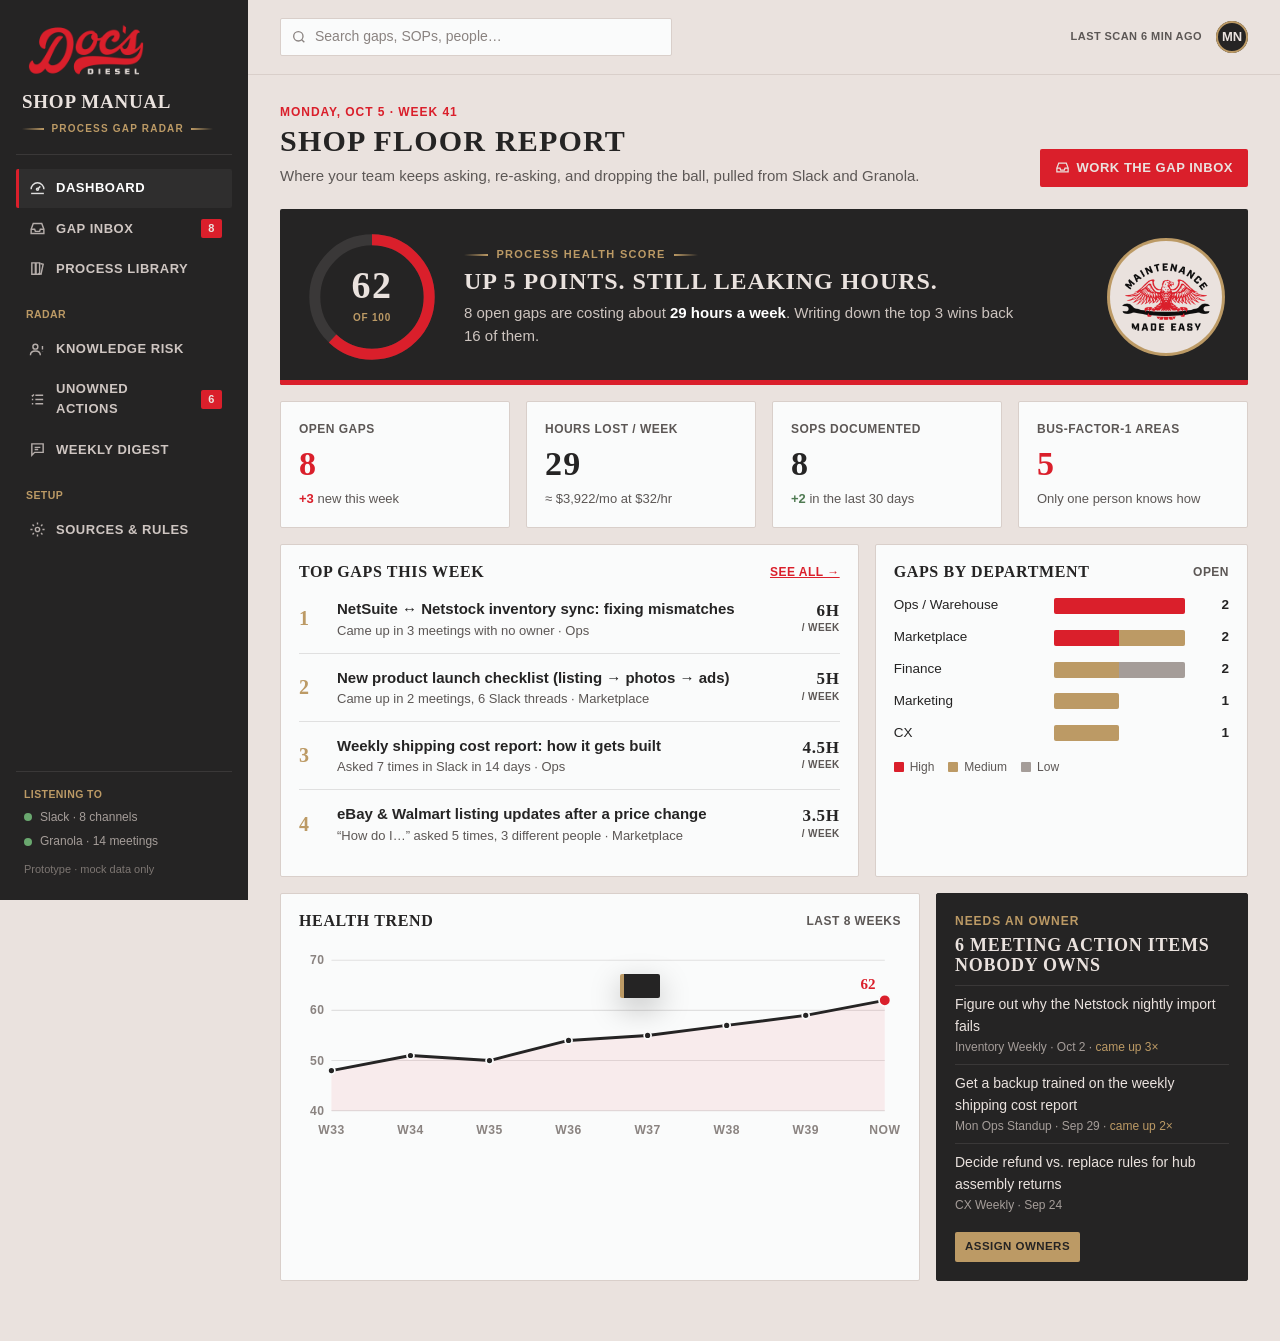
<file: index.html>
<!doctype html>
<html lang="en">
<head>
  <meta charset="utf-8">
  <meta name="viewport" content="width=device-width, initial-scale=1">
  <title>Shop Manual · Process Gap Radar · Doc's Diesel (prototype)</title>
  <link rel="icon" href="assets/monogram-hex.png">
  <link rel="stylesheet" href="styles.css">
</head>
<body>
  <div class="app">
    <aside class="side">
      <div class="brand">
        <img src="assets/logo-primary.png" alt="Doc's Diesel">
        <div class="app-name">Shop Manual</div>
        <div class="descriptor" style="justify-content:flex-start">Process Gap Radar</div>
      </div>
      <nav class="nav" id="nav"></nav>
      <div class="side-foot">
        <div class="lbl" style="color:var(--gold);font-size:10.5px">Listening to</div>
        <div class="src"><span class="dot"></span>Slack · 8 channels</div>
        <div class="src"><span class="dot"></span>Granola · 14 meetings</div>
        <div style="margin-top:10px;font-size:11px;color:#7d7672">Prototype · mock data only</div>
      </div>
    </aside>
    <div class="main">
      <header class="mobile-head">
        <div class="mh-row"><img src="assets/logo-primary.png" alt="Doc's Diesel"><div class="app-name">Shop Manual<small>PROCESS GAP RADAR</small></div><span class="avatar sm">MN</span></div>
        <nav class="mnav" id="mnav"></nav>
      </header>
      <header class="topbar">
        <div class="search"><svg viewBox="0 0 24 24" width="16" height="16" fill="none" stroke="currentColor" stroke-width="2"><circle cx="11" cy="11" r="7"/><path d="M20 20l-4-4"/></svg>Search gaps, SOPs, people…</div>
        <div class="spacer"></div>
        <span class="lbl muted" style="font-size:11px">Last scan 6 min ago</span>
        <span class="avatar">MN</span>
      </header>
      <main class="content" id="content"></main>
    </div>
  </div>
  <div class="overlay" id="overlay"><div class="modal" id="modal"></div></div>
  <div class="toast" id="toast"></div>
  <script src="data.js"></script>
  <script src="app.js"></script>
</body>
</html>
</file>
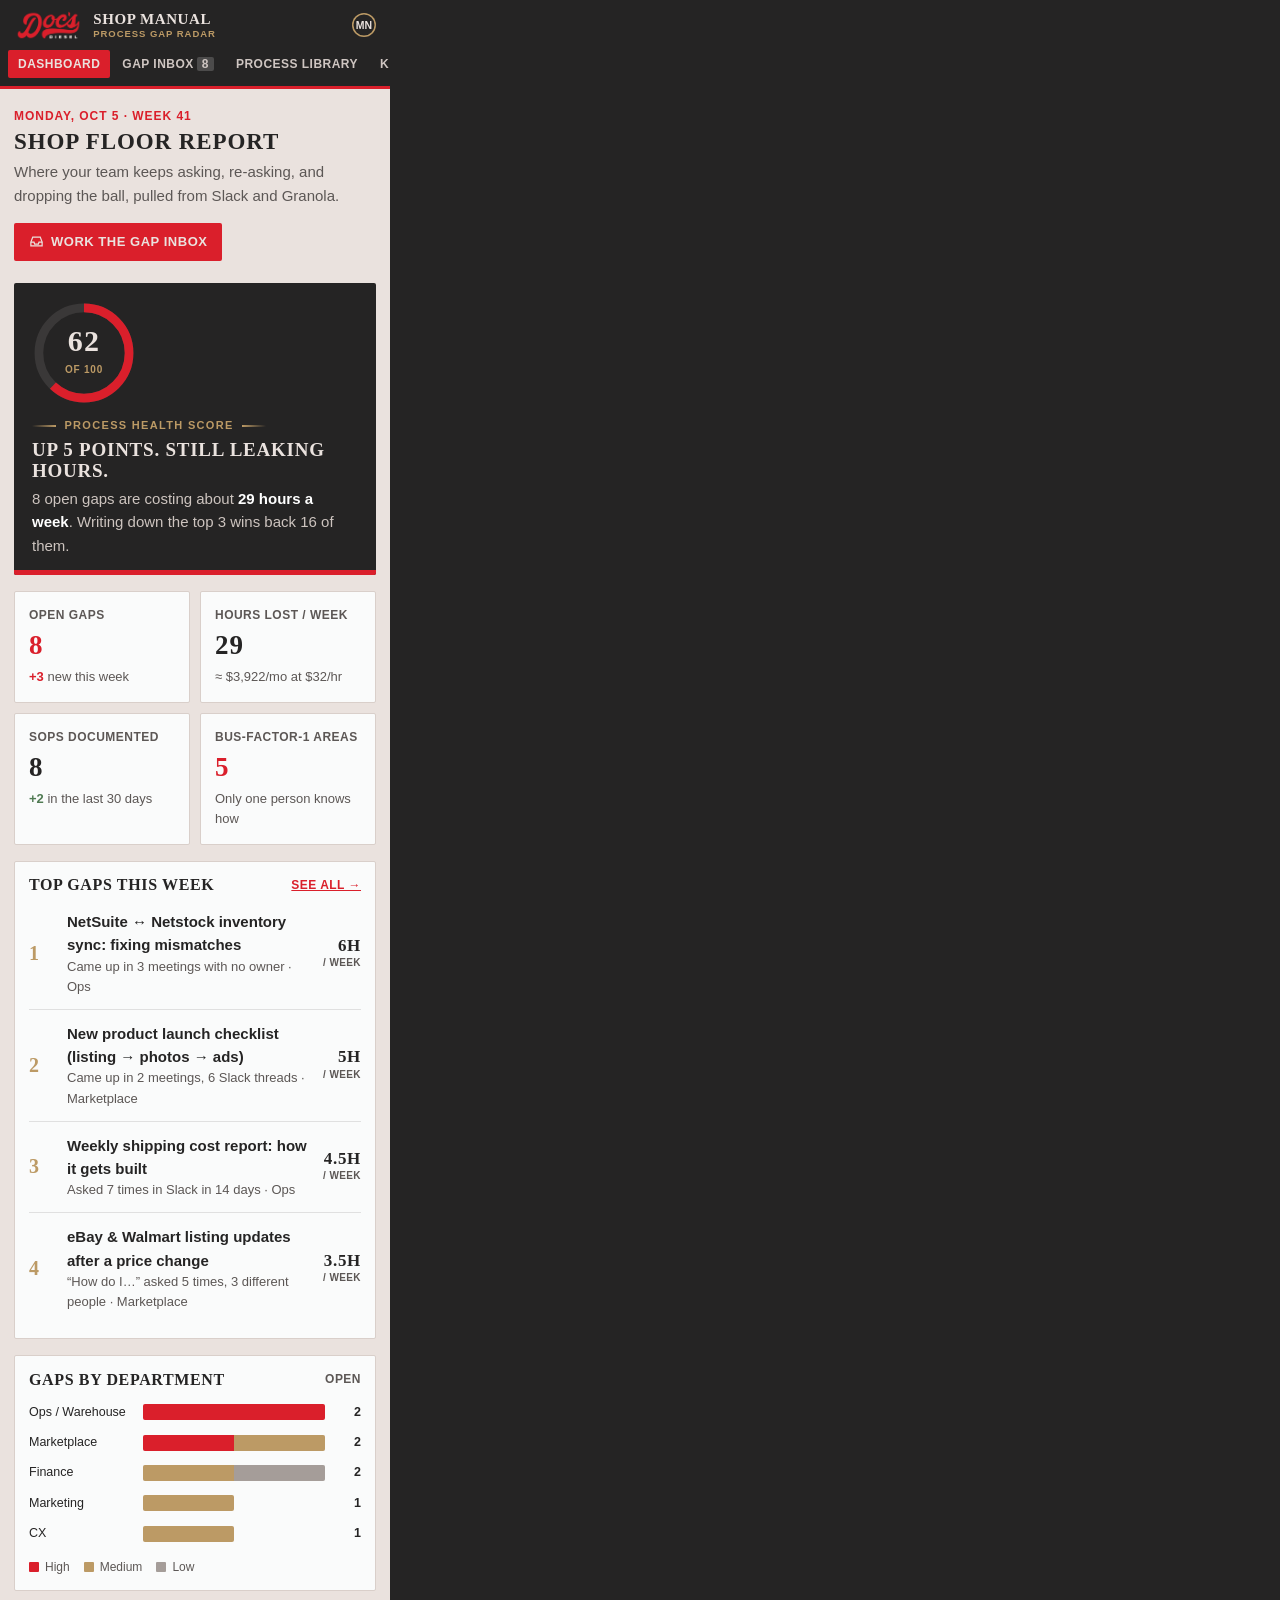
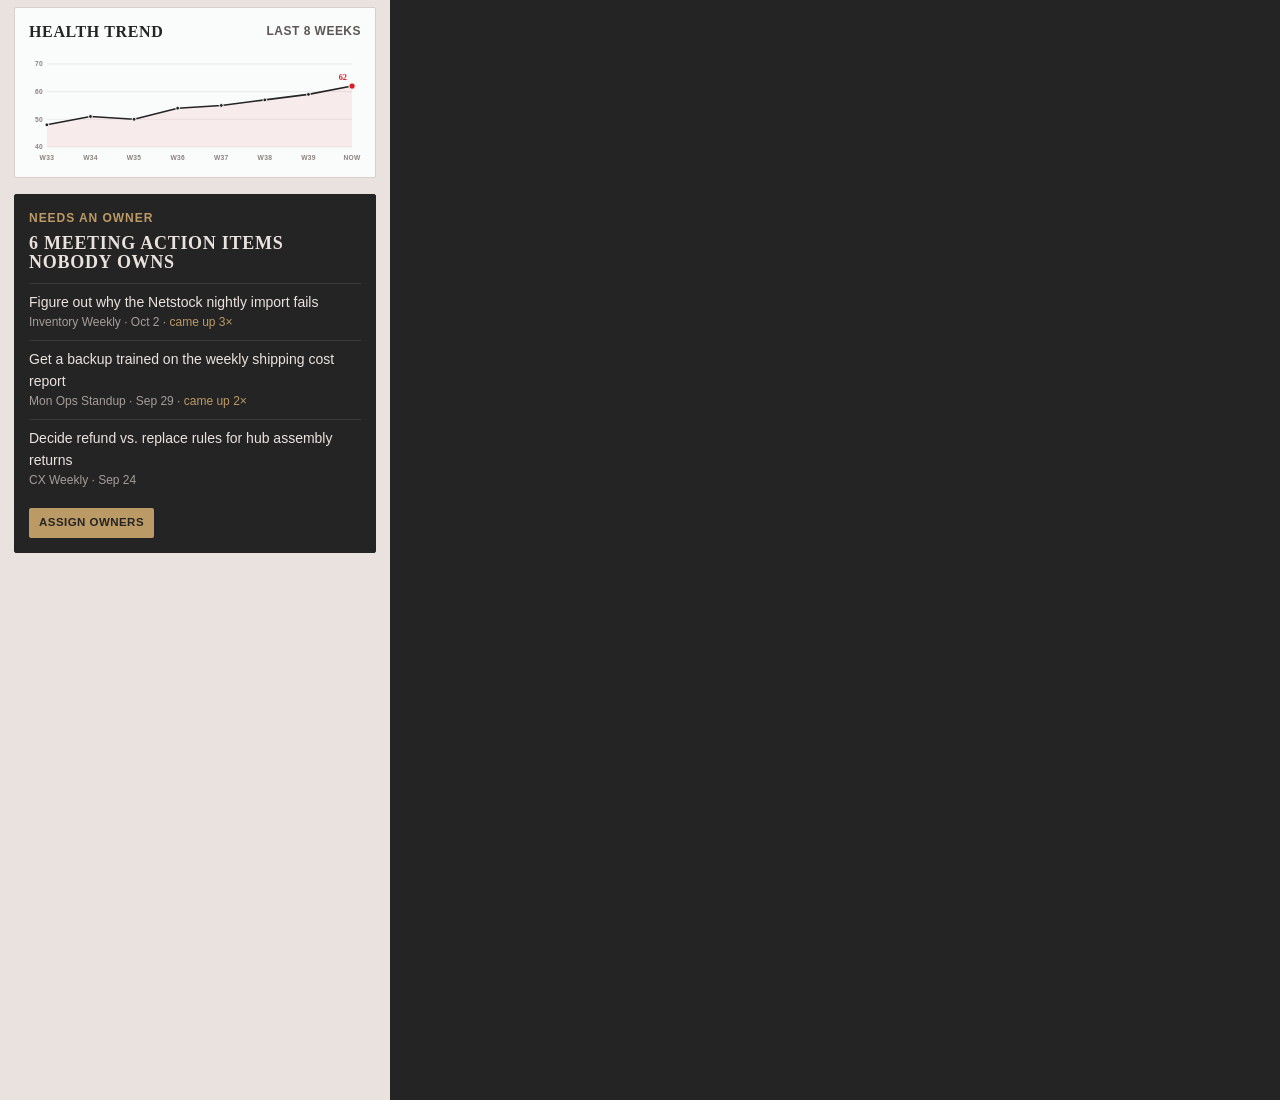
<file: mobile-preview.html>
<!doctype html><html><head><meta charset="utf-8"><title>Shop Manual: 390px phone preview</title>
<style>html,body{margin:0;background:#252424}iframe{display:block;width:390px;height:var(--h,2700px);border:0;background:#eae2de}</style></head>
<body><iframe id="f"></iframe><script>
const q=new URLSearchParams(location.search);document.getElementById('f').src='index.html#/'+(q.get('r')||'dashboard');
if(q.get('h'))document.documentElement.style.setProperty('--h',q.get('h')+'px');</script></body></html>
</file>
<file: styles.css>
/* Shop Manual — Process Gap Radar prototype
   Brand: Doc's Diesel 2026 tokens (Boosted Red / Rolled Coal / Smoke White / Gold Standard) */
:root {
  --red: #da1f2b; --red-hover: #b8101d; --coal: #252424; --smoke: #eae2de; --gold: #bc9a65;
  --chrome: #e0e0e0; --off: #fafbfb; --white: #fff;
  --coal-2: #2f2e2e; --coal-3: #3a3838; --ink-2: #5c5755; --ink-3: #8a8380;
  --card: #f6f1ee; --line: #d9cfca;
  --ok: #4f7a52; --warn: #c7882b;
  --f-feature: "Novecento Slab", "Novecentoslab", "Arvo", "Rockwell Extra Bold", "Rockwell", Georgia, serif;
  --f-brand: "Industry", "Barlow Semi Condensed", "Barlow", "Bahnschrift", "DIN Alternate", "Avenir Next Condensed", "Arial Narrow", Arial, sans-serif;
  --f-body: "Inter", -apple-system, "Segoe UI", Roboto, Helvetica, Arial, sans-serif;
  --track: 0.04em; --r: 2px;
  --side: 248px;
}
* { box-sizing: border-box; }
html, body { margin: 0; }
body { background: var(--smoke); color: var(--coal); font: 15px/1.55 var(--f-body); -webkit-font-smoothing: antialiased; }
button { font: inherit; cursor: pointer; }
a { color: var(--red); }

/* type helpers */
.slab { font-family: var(--f-feature); font-weight: 800; text-transform: uppercase; letter-spacing: var(--track); line-height: 1.08; }
.lbl { font-family: var(--f-brand); font-weight: 700; text-transform: uppercase; letter-spacing: var(--track); font-size: 12px; }
.eyebrow { font-family: var(--f-brand); font-weight: 700; text-transform: uppercase; letter-spacing: .08em; font-size: 12px; color: var(--red); }
.eyebrow.gold { color: var(--gold); }
.muted { color: var(--ink-2); }
.small { font-size: 13px; }
.descriptor { display: flex; align-items: center; gap: .75em; font-family: var(--f-brand); font-weight: 700; text-transform: uppercase; letter-spacing: .12em; font-size: 11px; color: var(--gold); }
.descriptor::before, .descriptor::after { content: ""; flex: 0 0 2.2em; height: 2px; background: linear-gradient(to right, transparent, var(--gold)); }
.descriptor::after { background: linear-gradient(to left, transparent, var(--gold)); }

/* layout */
.app { display: grid; grid-template-columns: var(--side) 1fr; min-height: 100vh; }
.side { background: var(--coal); color: var(--smoke); position: sticky; top: 0; height: 100vh; display: flex; flex-direction: column; padding: 22px 16px; overflow-y: auto; }
.brand { padding: 0 6px 18px; border-bottom: 1px solid var(--coal-3); margin-bottom: 14px; }
.brand img { width: 128px; display: block; }
.brand .app-name { font-family: var(--f-feature); font-weight: 800; letter-spacing: var(--track); text-transform: uppercase; font-size: 19px; margin-top: 10px; color: var(--smoke); }
.brand .descriptor { margin-top: 4px; font-size: 10px; }
.nav { display: flex; flex-direction: column; gap: 2px; }
.nav a { display: flex; align-items: center; gap: 10px; padding: 9px 10px; color: #cfc6c2; text-decoration: none; border-radius: var(--r); font-family: var(--f-brand); font-weight: 700; text-transform: uppercase; letter-spacing: var(--track); font-size: 13px; border-left: 3px solid transparent; }
.nav a:hover { background: var(--coal-2); color: var(--smoke); }
.nav a.active { background: var(--coal-2); color: var(--white); border-left-color: var(--red); }
.nav a svg { width: 17px; height: 17px; flex: none; opacity: .85; }
.nav .count { margin-left: auto; background: var(--red); color: var(--smoke); font-size: 11px; padding: 1px 7px; border-radius: var(--r); }
.nav-group { margin: 16px 10px 6px; color: var(--gold); font-size: 10.5px; }
.side-foot { margin-top: auto; padding: 14px 8px 0; border-top: 1px solid var(--coal-3); font-size: 12px; color: #a59d99; }
.side-foot .src { display: flex; align-items: center; gap: 8px; margin-top: 6px; }
.dot { width: 8px; height: 8px; border-radius: 50%; background: #6aa86f; display: inline-block; flex: none; }
.dot.off { background: #777; }

.main { min-width: 0; }
.topbar { display: flex; align-items: center; gap: 14px; padding: 18px 32px; background: var(--smoke); border-bottom: 1px solid var(--line); position: sticky; top: 0; z-index: 5; }
.topbar .search { flex: 1; max-width: 420px; display: flex; align-items: center; gap: 8px; background: var(--off); border: 1px solid var(--line); border-radius: var(--r); padding: 7px 10px; color: var(--ink-3); font-size: 14px; }
.topbar .spacer { flex: 1; }
.avatar { width: 32px; height: 32px; border-radius: 50%; background: var(--coal); color: var(--smoke); display: grid; place-items: center; font-family: var(--f-brand); font-weight: 700; font-size: 13px; flex: none; box-shadow: inset 0 0 0 2px var(--gold); }
.avatar.sm { width: 24px; height: 24px; font-size: 10.5px; box-shadow: inset 0 0 0 1.5px var(--gold); }
.mobile-head { display: none; }
.content { padding: 28px 32px 60px; max-width: 1280px; }
.page-head { display: flex; align-items: flex-end; justify-content: space-between; gap: 16px; margin-bottom: 22px; flex-wrap: wrap; }
.page-head h1 { margin: 4px 0 0; font-size: 30px; }
.page-head p { margin: 6px 0 0; color: var(--ink-2); max-width: 640px; }

/* cards & grids */
.grid { display: grid; gap: 16px; }
.g-4 { grid-template-columns: repeat(4, 1fr); }
.g-3 { grid-template-columns: repeat(3, 1fr); }
.g-2 { grid-template-columns: repeat(2, 1fr); }
.g-main { grid-template-columns: 1.55fr 1fr; }
.span-2 { grid-column: span 2; }
.card { background: var(--off); border: 1px solid var(--line); border-radius: var(--r); padding: 18px; min-width: 0; }
.card.dark { background: var(--coal); color: var(--smoke); border-color: var(--coal); }
.card h3 { margin: 0; font-size: 16px; }
.card-head { display: flex; align-items: center; justify-content: space-between; gap: 10px; margin-bottom: 14px; }
.card-head .lbl { color: var(--ink-2); }
.kpi .v { font-family: var(--f-feature); font-weight: 800; font-size: 34px; letter-spacing: var(--track); line-height: 1; margin-top: 8px; }
.kpi .v.red { color: var(--red); }
.kpi .d { margin-top: 8px; font-size: 13px; color: var(--ink-2); }
.up { color: var(--ok); font-weight: 600; } .down { color: var(--red); font-weight: 600; }

/* health hero */
.hero { display: grid; grid-template-columns: auto 1fr auto; gap: 26px; align-items: center; background: var(--coal); color: var(--smoke); padding: 22px 26px; border-radius: var(--r); position: relative; overflow: hidden; margin-bottom: 16px; }
.hero::after { content: ""; position: absolute; left: 0; right: 0; bottom: 0; height: 5px; background: var(--red); }
.hero h2 { margin: 6px 0 6px; font-size: 24px; color: var(--smoke); }
.hero p { margin: 0; color: #cdc4bf; max-width: 560px; }
.ring { position: relative; width: 132px; height: 132px; }
.ring svg { width: 100%; height: 100%; transform: rotate(-90deg); }
.ring .num { position: absolute; inset: 0; display: grid; place-items: center; text-align: center; }
.ring .num b { font-family: var(--f-feature); font-size: 38px; letter-spacing: var(--track); display: block; line-height: 1; }
.ring .num span { font-family: var(--f-brand); font-weight: 700; text-transform: uppercase; letter-spacing: .08em; font-size: 10px; color: var(--gold); }
.hero .eagle { width: 112px; height: 112px; object-fit: contain; background: var(--smoke); border-radius: 50%; padding: 10px; box-shadow: 0 0 0 3px var(--gold); }

/* bars */
.bars { display: flex; flex-direction: column; gap: 11px; }
.bar-row { display: grid; grid-template-columns: 150px 1fr 34px; align-items: center; gap: 10px; font-size: 13.5px; cursor: pointer; }
.bar-row:hover .bar-track { outline: 1px solid var(--gold); }
.bar-track { height: 16px; background: var(--chrome); border-radius: var(--r); display: flex; overflow: hidden; }
.bar-track i { display: block; height: 100%; }
.bar-row b { text-align: right; font-variant-numeric: tabular-nums; }
.legend { display: flex; gap: 14px; flex-wrap: wrap; margin-top: 14px; font-size: 12px; color: var(--ink-2); }
.legend span { display: inline-flex; align-items: center; gap: 6px; }
.legend i { width: 10px; height: 10px; border-radius: 1px; display: inline-block; }

/* chart */
.chart svg { width: 100%; height: auto; display: block; overflow: visible; }
.chart .axis { font: 600 10.5px var(--f-brand); fill: var(--ink-3); letter-spacing: .04em; }

/* lists */
.list { display: flex; flex-direction: column; }
.li { display: flex; align-items: center; gap: 12px; padding: 12px 0; border-top: 1px solid var(--chrome); cursor: pointer; }
.li:first-child { border-top: 0; padding-top: 2px; }
.li:hover .li-title { color: var(--red); }
.li-title { font-weight: 600; }
.li-sub { font-size: 13px; color: var(--ink-2); }
.li .grow { flex: 1; min-width: 0; }
.rank { font-family: var(--f-feature); font-weight: 800; color: var(--gold); font-size: 20px; width: 26px; flex: none; }

/* chips/badges */
.chip { display: inline-flex; align-items: center; gap: 5px; font-family: var(--f-brand); font-weight: 700; text-transform: uppercase; letter-spacing: var(--track); font-size: 11px; padding: 3px 8px; border-radius: var(--r); white-space: nowrap; line-height: 1.3; }
.sev-high { background: var(--red); color: var(--smoke); }
.sev-med { background: #f1d9b0; color: #6b4a12; }
.sev-low { background: var(--chrome); color: var(--ink-2); }
.st-new { background: var(--coal); color: var(--smoke); }
.st-assigned { background: #e8dcc6; color: #6b5226; }
.st-drafting { background: #fbe1e2; color: var(--red); box-shadow: inset 0 0 0 1px #f2b3b6; }
.st-documented { background: #dfeadf; color: var(--ok); }
.st-ignored { background: transparent; color: var(--ink-3); box-shadow: inset 0 0 0 1px var(--line); }
.src { display: inline-flex; align-items: center; gap: 6px; }
.src-badge { display: inline-flex; align-items: center; gap: 5px; font-size: 12px; font-weight: 600; padding: 2px 8px 2px 4px; border-radius: var(--r); background: var(--white); border: 1px solid var(--line); white-space: nowrap; }
.src-badge .ico { width: 16px; height: 16px; border-radius: 3px; display: grid; place-items: center; font: 800 10px var(--f-brand); color: #fff; }
.ico.slack { background: #4a154b; } .ico.granola { background: #5f7a3a; } .ico.notion { background: #252424; } .ico.gdoc { background: #2a62c9; }
.dept { font-size: 12px; color: var(--ink-2); font-weight: 600; }

/* buttons */
.btn { display: inline-flex; align-items: center; gap: 7px; background: var(--red); color: var(--smoke); font-family: var(--f-brand); font-weight: 700; text-transform: uppercase; letter-spacing: var(--track); font-size: 13px; padding: 9px 15px; border: 0; border-radius: var(--r); white-space: nowrap; text-decoration: none; }
.btn:hover { background: var(--red-hover); }
.btn.gold { background: var(--gold); color: var(--coal); }
.btn.gold:hover { background: #a9875a; }
.btn.ghost { background: transparent; color: var(--coal); box-shadow: inset 0 0 0 1.5px var(--coal); }
.btn.ghost:hover { background: var(--coal); color: var(--smoke); }
.btn.dark { background: var(--coal); color: var(--smoke); }
.btn.sm { padding: 6px 10px; font-size: 11.5px; }
.btn svg { width: 15px; height: 15px; }
.linkbtn { background: none; border: 0; padding: 0; color: var(--red); font-family: var(--f-brand); font-weight: 700; text-transform: uppercase; letter-spacing: var(--track); font-size: 12px; }

/* inbox */
.filters { display: flex; gap: 8px; flex-wrap: wrap; margin-bottom: 16px; align-items: center; }
.seg { display: inline-flex; background: var(--off); border: 1px solid var(--line); border-radius: var(--r); overflow: hidden; }
.seg button { border: 0; background: transparent; padding: 7px 12px; font-family: var(--f-brand); font-weight: 700; text-transform: uppercase; letter-spacing: var(--track); font-size: 12px; color: var(--ink-2); border-right: 1px solid var(--line); }
.seg button:last-child { border-right: 0; }
.seg button.on { background: var(--coal); color: var(--smoke); }
select.sel { appearance: none; background: var(--off) url("data:image/svg+xml,%3Csvg xmlns='http://www.w3.org/2000/svg' width='10' height='6'%3E%3Cpath d='M0 0l5 6 5-6z' fill='%23252424'/%3E%3C/svg%3E") no-repeat right 10px center; border: 1px solid var(--line); border-radius: var(--r); padding: 7px 28px 7px 10px; font: 600 13px var(--f-body); color: var(--coal); }
.gap-card { background: var(--off); border: 1px solid var(--line); border-left: 4px solid var(--chrome); border-radius: var(--r); padding: 16px 18px; margin-bottom: 12px; cursor: pointer; display: grid; grid-template-columns: 1fr auto; gap: 14px; transition: box-shadow .15s; }
.gap-card:hover { box-shadow: 0 2px 0 var(--gold), 0 6px 18px rgba(37,36,36,.08); }
.gap-card.high { border-left-color: var(--red); }
.gap-card.med { border-left-color: var(--gold); }
.gap-card h3 { margin: 4px 0 6px; font-family: var(--f-body); font-size: 17px; font-weight: 700; text-transform: none; letter-spacing: 0; }
.signal { display: inline-flex; align-items: center; gap: 6px; font-weight: 600; color: var(--coal); font-size: 14px; }
.signal svg { width: 15px; height: 15px; color: var(--red); flex: none; }
.snips { display: flex; flex-direction: column; gap: 6px; margin-top: 10px; }
.snip { font-size: 13.5px; color: var(--ink-2); display: flex; gap: 8px; align-items: baseline; }
.snip q { font-style: italic; quotes: "\201C" "\201D"; overflow: hidden; text-overflow: ellipsis; white-space: nowrap; min-width: 0; }
.metrics { display: grid; grid-template-columns: repeat(3, auto); gap: 4px 18px; align-content: start; text-align: right; }
.metrics .m b { display: block; font-family: var(--f-feature); font-size: 20px; letter-spacing: var(--track); line-height: 1.1; }
.metrics .m span { font-family: var(--f-brand); font-weight: 700; text-transform: uppercase; letter-spacing: var(--track); font-size: 10.5px; color: var(--ink-3); }
.gap-foot { grid-column: 1 / -1; display: flex; align-items: center; gap: 10px; flex-wrap: wrap; padding-top: 10px; border-top: 1px dashed var(--line); font-size: 13px; color: var(--ink-2); }
.gap-foot .push { margin-left: auto; display: flex; gap: 8px; }

/* detail */
.crumb { font-family: var(--f-brand); font-weight: 700; text-transform: uppercase; letter-spacing: var(--track); font-size: 12px; color: var(--ink-2); margin-bottom: 8px; }
.crumb a { color: var(--ink-2); text-decoration: none; } .crumb a:hover { color: var(--red); }
.detail { display: grid; grid-template-columns: 1fr 340px; gap: 18px; align-items: start; }
.evidence { display: flex; flex-direction: column; gap: 10px; }
.ev { background: var(--white); border: 1px solid var(--line); border-radius: var(--r); padding: 12px 14px; }
.ev-head { display: flex; align-items: center; gap: 8px; font-size: 12.5px; color: var(--ink-2); margin-bottom: 6px; flex-wrap: wrap; }
.ev-head .who { font-weight: 700; color: var(--coal); }
.ev p { margin: 0; font-size: 14.5px; }
.ev mark { background: #f8e3c4; padding: 0 2px; }
.stat-list { display: flex; flex-direction: column; }
.stat-list > div { display: flex; justify-content: space-between; gap: 10px; padding: 9px 0; border-top: 1px solid var(--chrome); font-size: 14px; align-items: center; }
.stat-list > div:first-child { border-top: 0; }
.stat-list .k { color: var(--ink-2); }
.callout { background: #fbeee0; border-left: 3px solid var(--gold); padding: 10px 12px; font-size: 13.5px; border-radius: var(--r); }
.callout.red { background: #fbe4e5; border-left-color: var(--red); }

/* SOP editor */
.sop { background: var(--white); border: 1px solid var(--line); border-radius: var(--r); overflow: hidden; }
.sop-top { background: var(--coal); color: var(--smoke); padding: 18px 22px; position: relative; }
.sop-top::after { content: ""; position: absolute; left: 0; right: 0; bottom: 0; height: 4px; background: var(--red); }
.sop-top h2 { margin: 6px 0 4px; font-size: 22px; color: var(--smoke); }
.sop-meta { display: flex; gap: 16px; flex-wrap: wrap; font-size: 13px; color: #cdc4bf; margin-top: 8px; }
.sop-body { padding: 8px 22px 22px; }
.sop-sec { padding: 14px 0; border-bottom: 1px solid var(--chrome); }
.sop-sec:last-child { border-bottom: 0; }
.sop-sec h4 { margin: 0 0 8px; font-family: var(--f-brand); font-size: 13px; text-transform: uppercase; letter-spacing: .06em; color: var(--red); display: flex; align-items: center; gap: 8px; }
.sop-sec h4 .cite { margin-left: auto; color: var(--ink-3); font-weight: 600; text-transform: none; letter-spacing: 0; font-family: var(--f-body); font-size: 12px; }
.sop [contenteditable] { outline: none; border-radius: var(--r); padding: 2px 4px; margin: 0 -4px; }
.sop [contenteditable]:hover { background: #faf6f3; }
.sop [contenteditable]:focus { background: #fff8ef; box-shadow: inset 0 0 0 1px var(--gold); }
.sop ol, .sop ul { margin: 0; padding-left: 22px; }
.sop li { margin: 4px 0; }
.sop .checklist { list-style: none; padding-left: 0; }
.sop .checklist li { display: flex; gap: 8px; align-items: flex-start; }
.sop .checklist input { accent-color: var(--red); margin-top: 4px; }
.sop .tools { display: flex; gap: 6px; flex-wrap: wrap; }
.tool { background: var(--smoke); border-radius: var(--r); padding: 3px 9px; font-size: 13px; font-weight: 600; }
.ref { display: inline-block; font: 700 10px var(--f-brand); color: var(--gold); background: #f6efe4; padding: 0 4px; border-radius: 2px; vertical-align: 1px; margin-left: 4px; }
.sop-actions { display: flex; gap: 8px; flex-wrap: wrap; padding: 14px 22px; background: var(--card); border-top: 1px solid var(--line); position: sticky; bottom: 0; }
.drafting { padding: 34px 22px; }
.drafting .step { display: flex; align-items: center; gap: 10px; padding: 7px 0; color: var(--ink-3); font-size: 14.5px; }
.drafting .step.done { color: var(--coal); }
.drafting .step.now { color: var(--red); font-weight: 600; }
.drafting .step i { width: 18px; height: 18px; border-radius: 50%; border: 2px solid currentColor; flex: none; display: grid; place-items: center; font-style: normal; font-size: 11px; }
.drafting .step.done i { background: var(--ok); border-color: var(--ok); color: #fff; }
.spin { animation: spin 0.9s linear infinite; border-top-color: transparent !important; }
@keyframes spin { to { transform: rotate(360deg); } }

/* library */
table.tbl { width: 100%; border-collapse: collapse; background: var(--off); border: 1px solid var(--line); }
.tbl th { background: var(--coal); color: var(--smoke); text-align: left; padding: 10px 12px; font-family: var(--f-brand); font-weight: 700; text-transform: uppercase; letter-spacing: var(--track); font-size: 11.5px; white-space: nowrap; }
.tbl td { padding: 11px 12px; border-bottom: 1px solid var(--chrome); font-size: 14px; vertical-align: top; }
.tbl tr:hover td { background: #fffdfb; }
.stale { display: flex; gap: 6px; align-items: flex-start; color: #8a5a10; font-size: 12.5px; margin-top: 4px; }
.stale.red { color: var(--red); }
.stale svg { width: 14px; height: 14px; flex: none; margin-top: 2px; }
.fresh { display: inline-block; width: 46px; height: 6px; background: var(--chrome); border-radius: 1px; vertical-align: middle; margin-right: 6px; overflow: hidden; }
.fresh i { display: block; height: 100%; }

/* risk map */
.heat { display: grid; gap: 3px; font-size: 12.5px; }
.heat .hc { min-height: 40px; display: grid; place-items: center; border-radius: var(--r); font-weight: 700; cursor: pointer; position: relative; }
.heat .hh { font-family: var(--f-brand); font-weight: 700; text-transform: uppercase; letter-spacing: var(--track); font-size: 10.5px; color: var(--ink-2); display: flex; align-items: flex-end; justify-content: center; text-align: center; padding-bottom: 4px; line-height: 1.15; }
.heat .rh { display: flex; align-items: center; gap: 8px; font-weight: 600; font-size: 13.5px; padding-right: 8px; }
.h0 { background: #efe9e6; color: transparent; }
.h1 { background: #e4d6c0; color: #6b5226; }
.h2 { background: var(--gold); color: var(--coal); }
.h3 { background: var(--red); color: var(--smoke); }
.risk-row { display: grid; grid-template-columns: 1fr auto; gap: 8px; padding: 12px 0; border-top: 1px solid var(--chrome); }
.risk-row:first-child { border-top: 0; padding-top: 0; }
.bf { font-family: var(--f-feature); font-size: 22px; color: var(--red); line-height: 1; text-align: right; }
.bf small { display: block; font: 700 10px var(--f-brand); letter-spacing: .06em; color: var(--ink-3); text-transform: uppercase; }

/* action items */
.ai { display: grid; grid-template-columns: auto 1fr auto; gap: 14px; align-items: center; padding: 14px 16px; background: var(--off); border: 1px solid var(--line); border-radius: var(--r); margin-bottom: 10px; }
.ai .when { font-family: var(--f-brand); font-weight: 700; text-transform: uppercase; font-size: 11px; color: var(--ink-3); letter-spacing: var(--track); text-align: center; width: 54px; }
.ai .when b { display: block; font-family: var(--f-feature); font-size: 22px; color: var(--coal); }
.ai-title { font-weight: 600; }
.ai .ctl { display: flex; gap: 8px; align-items: center; }

/* digest */
.slack { background: #fff; border: 1px solid #ddd; border-radius: 8px; max-width: 680px; font-family: -apple-system, "Segoe UI", Roboto, Helvetica, Arial, sans-serif; overflow: hidden; }
.slack-bar { background: #3f0e40; color: #fff; padding: 9px 14px; font-weight: 700; font-size: 14px; display: flex; gap: 8px; align-items: center; }
.slack-bar span { opacity: .7; font-weight: 400; }
.slack-msg { display: grid; grid-template-columns: 40px 1fr; gap: 10px; padding: 16px; }
.slack-msg .bot { width: 40px; height: 40px; border-radius: 6px; background: var(--coal); display: grid; place-items: center; overflow: hidden; }
.slack-msg .bot img { width: 28px; }
.slack-name { font-weight: 800; font-size: 15px; } .slack-name .app { background: #e8e8e8; color: #555; font-size: 10px; font-weight: 700; padding: 1px 4px; border-radius: 3px; margin-left: 4px; vertical-align: 2px; } .slack-name time { color: #888; font-weight: 400; font-size: 12px; margin-left: 4px; }
.slack-msg p { margin: 4px 0; font-size: 15px; line-height: 1.45; }
.slack-block { border-left: 4px solid var(--red); padding: 4px 0 4px 12px; margin: 10px 0; }
.slack-block.gold { border-left-color: var(--gold); }
.slack-block.gray { border-left-color: #ccc; }
.slack-btns { display: flex; gap: 8px; margin-top: 10px; flex-wrap: wrap; }
.slack-btns span { border: 1px solid #ccc; border-radius: 4px; padding: 4px 12px; font-weight: 700; font-size: 13px; }
.slack-btns span.p { background: #007a5a; color: #fff; border-color: #007a5a; }

/* settings */
.toggle { position: relative; width: 40px; height: 22px; flex: none; }
.toggle input { opacity: 0; width: 0; height: 0; }
.toggle span { position: absolute; inset: 0; background: #c9c0bc; border-radius: 11px; transition: .15s; cursor: pointer; }
.toggle span::before { content: ""; position: absolute; width: 16px; height: 16px; left: 3px; top: 3px; background: #fff; border-radius: 50%; transition: .15s; }
.toggle input:checked + span { background: var(--red); }
.toggle input:checked + span::before { transform: translateX(18px); }
.set-row { display: flex; align-items: center; gap: 14px; padding: 12px 0; border-top: 1px solid var(--chrome); }
.set-row:first-child { border-top: 0; }
.set-row .grow { flex: 1; min-width: 0; }
.set-row .t { font-weight: 600; }
.set-row .s { font-size: 13px; color: var(--ink-2); }
.conn { display: flex; gap: 14px; align-items: center; }
.conn .logo { width: 44px; height: 44px; border-radius: 8px; display: grid; place-items: center; color: #fff; font: 800 18px var(--f-brand); flex: none; }
.thresh { display: flex; align-items: center; gap: 6px; font-size: 13px; }
.thresh input { width: 48px; padding: 4px 6px; border: 1px solid var(--line); border-radius: var(--r); font: 600 13px var(--f-body); background: #fff; }

/* modal & toast */
.overlay { position: fixed; inset: 0; background: rgba(37,36,36,.55); display: none; align-items: center; justify-content: center; z-index: 50; padding: 16px; }
.overlay.open { display: flex; }
.modal { background: var(--off); border-radius: var(--r); width: 100%; max-width: 460px; overflow: hidden; box-shadow: 0 20px 60px rgba(0,0,0,.35); }
.modal-head { background: var(--coal); color: var(--smoke); padding: 16px 20px; border-bottom: 4px solid var(--red); }
.modal-head h3 { margin: 4px 0 0; color: var(--smoke); font-size: 18px; }
.modal-body { padding: 18px 20px; }
.modal-foot { display: flex; justify-content: flex-end; gap: 8px; padding: 12px 20px 18px; }
.opt { display: flex; gap: 12px; align-items: center; padding: 12px; border: 1px solid var(--line); border-radius: var(--r); margin-bottom: 8px; cursor: pointer; background: #fff; }
.opt:hover, .opt.on { border-color: var(--red); box-shadow: inset 0 0 0 1px var(--red); }
.opt .ico { width: 30px; height: 30px; border-radius: 6px; display: grid; place-items: center; color: #fff; font: 800 13px var(--f-brand); flex: none; }
.toast { position: fixed; bottom: 22px; left: 50%; transform: translateX(-50%) translateY(120px); background: var(--coal); color: var(--smoke); padding: 12px 18px; border-radius: var(--r); border-left: 4px solid var(--gold); font-size: 14px; z-index: 60; transition: transform .25s; max-width: calc(100% - 32px); box-shadow: 0 10px 30px rgba(0,0,0,.25); }
.toast.show { transform: translateX(-50%) translateY(0); }
.empty { text-align: center; padding: 40px; color: var(--ink-3); }

/* ---------- responsive ---------- */
@media (max-width: 1100px) {
  .g-4 { grid-template-columns: repeat(2, 1fr); }
  .g-main, .detail { grid-template-columns: 1fr; }
  .hero { grid-template-columns: auto 1fr; } .hero .eagle { display: none; }
}
@media (max-width: 820px) {
  .app { grid-template-columns: 1fr; }
  .side { display: none; }
  .topbar { display: none; }
  .mobile-head { display: block; position: sticky; top: 0; z-index: 10; background: var(--coal); color: var(--smoke); border-bottom: 3px solid var(--red); }
  .mh-row { display: flex; align-items: center; gap: 10px; padding: 10px 14px 6px; }
  .mh-row img { height: 30px; }
  .mh-row .app-name { font-family: var(--f-feature); font-weight: 800; text-transform: uppercase; letter-spacing: var(--track); font-size: 15px; line-height: 1.1; }
  .mh-row .app-name small { display: block; font: 700 9.5px var(--f-brand); color: var(--gold); letter-spacing: .1em; }
  .mh-row .avatar { margin-left: auto; }
  .mnav { display: flex; gap: 2px; overflow-x: auto; padding: 4px 8px 8px; scrollbar-width: none; }
  .mnav::-webkit-scrollbar { display: none; }
  .mnav a { flex: none; color: #cfc6c2; text-decoration: none; font: 700 12px var(--f-brand); text-transform: uppercase; letter-spacing: var(--track); padding: 7px 10px; border-radius: var(--r); white-space: nowrap; }
  .mnav a.active { background: var(--red); color: var(--smoke); }
  .mnav .count { background: rgba(255,255,255,.18); padding: 0 5px; border-radius: 2px; margin-left: 3px; }
  .content { padding: 18px 14px 50px; }
  .page-head h1 { font-size: 23px; }
  .g-3, .g-2 { grid-template-columns: 1fr; }
  .span-2 { grid-column: auto; }
  .g-4 { grid-template-columns: 1fr 1fr; gap: 10px; }
  .card { padding: 14px; }
  .kpi .v { font-size: 27px; }
  .hero { grid-template-columns: 1fr; text-align: left; padding: 18px; gap: 12px; }
  .hero .ring-wrap { display: flex; align-items: center; gap: 14px; }
  .ring { width: 104px; height: 104px; }
  .ring .num b { font-size: 30px; }
  .hero h2 { font-size: 19px; }
  .bar-row { grid-template-columns: 104px 1fr 26px; font-size: 12.5px; }
  .gap-card { grid-template-columns: 1fr; padding: 14px; }
  .metrics { grid-template-columns: repeat(3, 1fr); text-align: left; background: var(--card); padding: 8px 10px; border-radius: var(--r); }
  .gap-foot .push { margin-left: 0; width: 100%; }
  .gap-foot .push .btn { flex: 1; justify-content: center; }
  .sop-body, .sop-top { padding-left: 16px; padding-right: 16px; }
  .sop-actions { padding: 12px 14px; }
  .sop-actions .btn { flex: 1 1 45%; justify-content: center; }
  .tbl thead { display: none; }
  .tbl, .tbl tbody, .tbl tr, .tbl td { display: block; width: 100%; }
  .tbl tr { border-bottom: 1px solid var(--line); padding: 10px 12px; }
  .tbl td { border: 0; padding: 3px 0; }
  .tbl td[data-l]::before { content: attr(data-l) ": "; font: 700 10.5px var(--f-brand); text-transform: uppercase; letter-spacing: var(--track); color: var(--ink-3); }
  .ai { grid-template-columns: auto 1fr; }
  .ai .ctl { grid-column: 1 / -1; }
  .ai .ctl select { flex: 1; }
  .heat-wrap { overflow-x: auto; margin: 0 -14px; padding: 0 14px; }
  .toast { bottom: 14px; }
}
</file>
